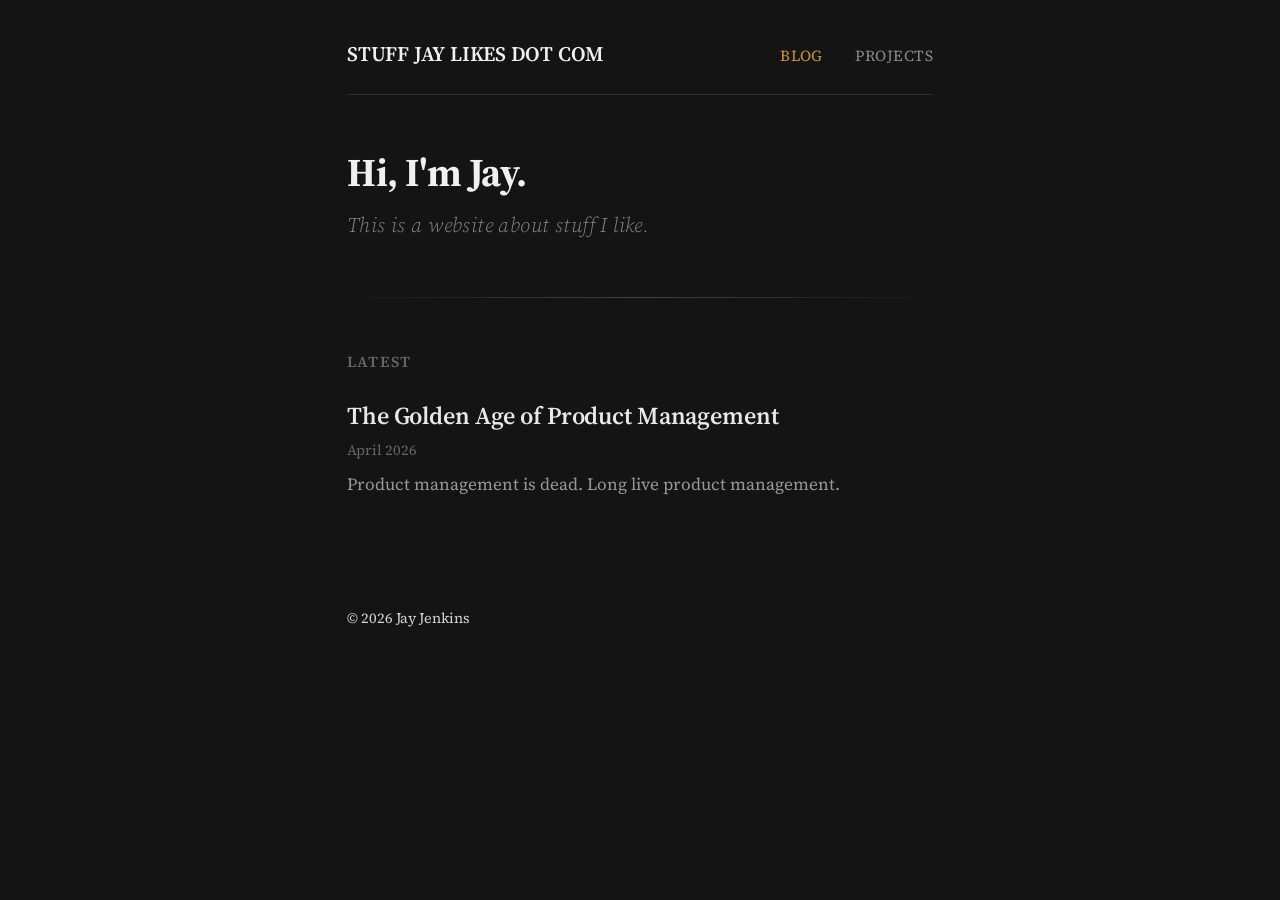
<file: index.html>
<!DOCTYPE html>
<html lang="en">
<head>
<meta charset="UTF-8">
<meta name="viewport" content="width=device-width, initial-scale=1.0">
<title>Stuff Jay Likes</title>
<meta name="description" content="The personal and professional site of Jay Jenkins. Writing about and building products and other things.">
<meta property="og:title" content="Stuff Jay Likes">
<meta property="og:description" content="The personal and professional site of Jay Jenkins.">
<meta property="og:type" content="website">
<link rel="preconnect" href="https://fonts.googleapis.com">
<link rel="preconnect" href="https://fonts.gstatic.com" crossorigin>
<link href="https://fonts.googleapis.com/css2?family=Source+Serif+4:ital,opsz,wght@0,8..60,300;0,8..60,400;0,8..60,600;0,8..60,700;1,8..60,400&display=swap" rel="stylesheet">
<link rel="stylesheet" href="css/style.css">
</head>
<body>

<header class="site-header">
  <nav>
    <a href="./" class="site-name">Stuff Jay Likes Dot Com</a>
    <a href="blog/" class="active">Blog</a>
    <a href="projects/">Projects</a>
  </nav>
</header>

<main class="content">

  <div class="hero">
    <h1>Hi, I'm Jay.</h1>
    <p class="tagline">This is a website about stuff I like.</p>
  </div>

  <hr>

  <h2 class="section-heading">Latest</h2>

  <ul class="post-list">
    <li>
      <a href="blog/the-golden-age-of-product-management.html">
        <div class="post-title">The Golden Age of Product Management</div>
        <div class="post-date">April 2026</div>
        <div class="post-excerpt">Product management is dead. Long live product management.</div>
      </a>
    </li>
  </ul>

</main>

<footer class="site-footer">
  <p>&copy; 2026 Jay Jenkins</p>
</footer>

</body>
</html>
</file>
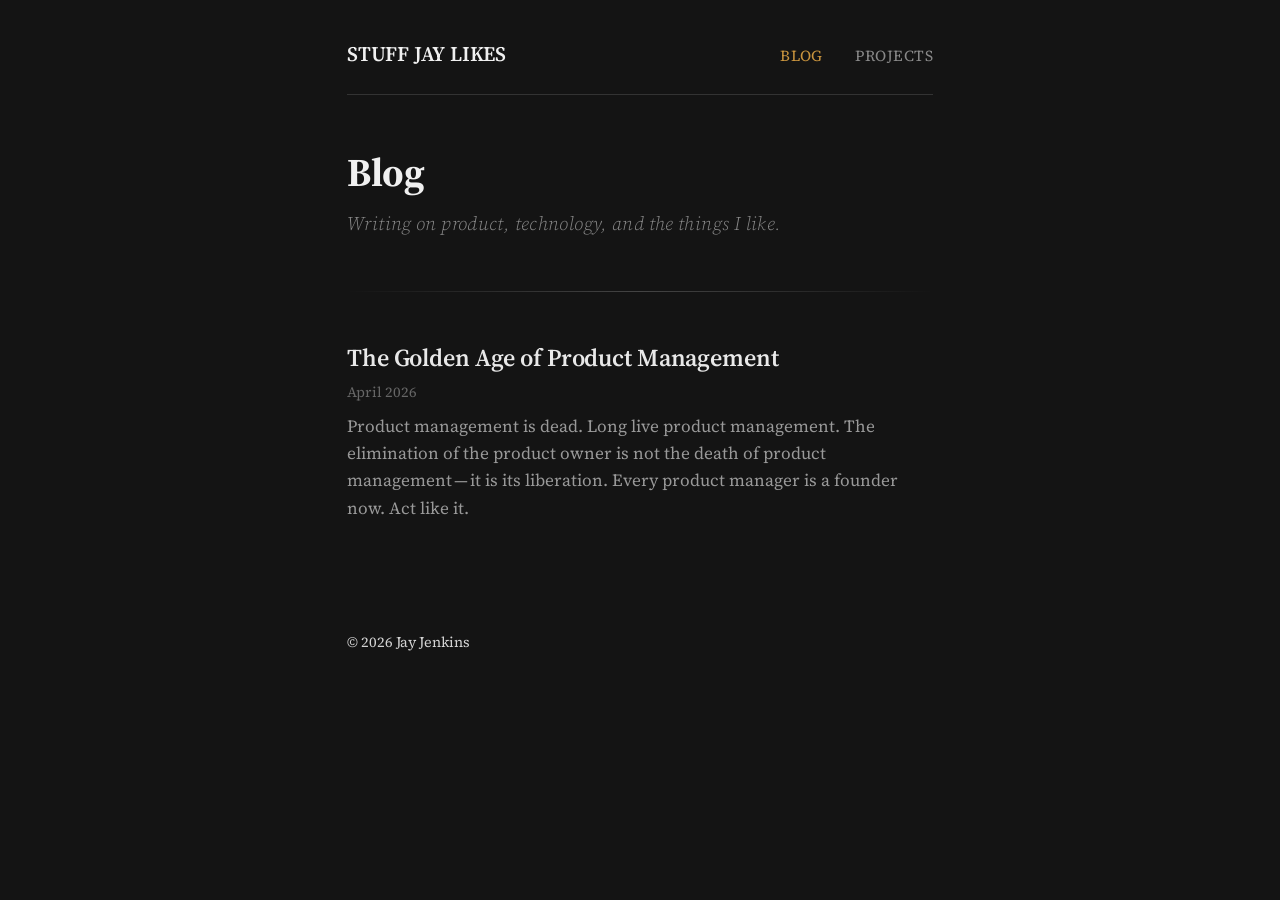
<file: blog/index.html>
<!DOCTYPE html>
<html lang="en">
<head>
<meta charset="UTF-8">
<meta name="viewport" content="width=device-width, initial-scale=1.0">
<title>Blog &mdash; Stuff Jay Likes</title>
<meta name="description" content="Writing about product, technology, and building things that matter.">
<meta property="og:title" content="Blog — Stuff Jay Likes">
<meta property="og:description" content="Writing about product, technology, and building things that matter.">
<meta property="og:type" content="website">
<link rel="preconnect" href="https://fonts.googleapis.com">
<link rel="preconnect" href="https://fonts.gstatic.com" crossorigin>
<link href="https://fonts.googleapis.com/css2?family=Source+Serif+4:ital,opsz,wght@0,8..60,300;0,8..60,400;0,8..60,600;0,8..60,700;1,8..60,400&display=swap" rel="stylesheet">
<link rel="stylesheet" href="../css/style.css">
</head>
<body>

<header class="site-header">
  <nav>
    <a href="../" class="site-name">Stuff Jay Likes</a>
    <a href="./" class="active">Blog</a>
    <a href="../projects/">Projects</a>
  </nav>
</header>

<main class="content">

  <h1 class="page-title">Blog</h1>
  <p class="page-subtitle">Writing on product, technology, and the things I like.</p>

  <hr>

  <ul class="post-list">
    <li>
      <a href="the-golden-age-of-product-management.html">
        <div class="post-title">The Golden Age of Product Management</div>
        <div class="post-date">April 2026</div>
        <div class="post-excerpt">Product management is dead. Long live product management. The elimination of the product owner is not the death of product management&thinsp;&mdash;&thinsp;it is its liberation. Every product manager is a founder now. Act like it.</div>
      </a>
    </li>
  </ul>

</main>

<footer class="site-footer">
  <p>&copy; 2026 Jay Jenkins</p>
</footer>

</body>
</html>
</file>
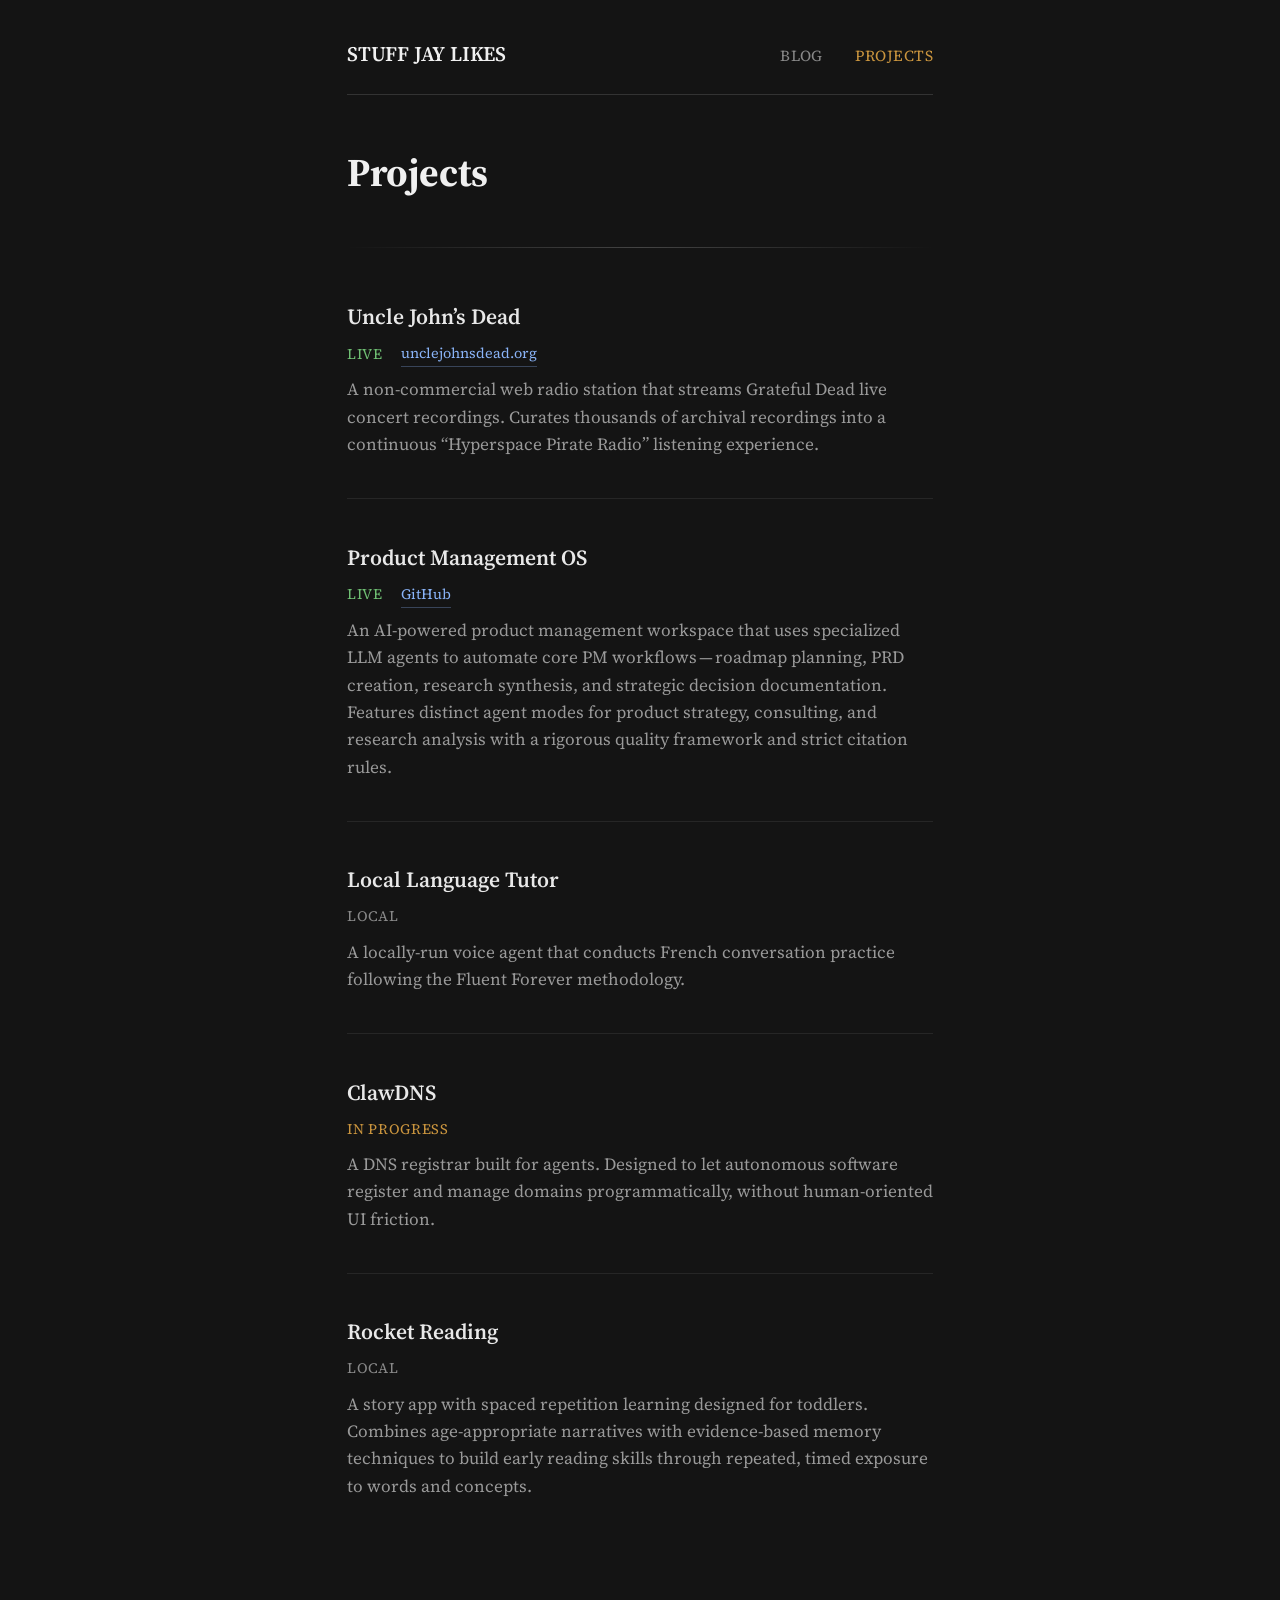
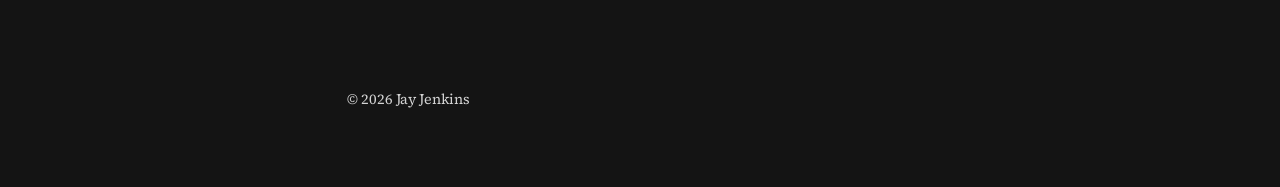
<file: projects/index.html>
<!DOCTYPE html>
<html lang="en">
<head>
<meta charset="UTF-8">
<meta name="viewport" content="width=device-width, initial-scale=1.0">
<title>Projects &mdash; Stuff Jay Likes</title>
<meta name="description" content="Things Jay has built, is building, or is thinking about building.">
<meta property="og:title" content="Projects — Stuff Jay Likes">
<meta property="og:description" content="Things Jay has built, is building, or is thinking about building.">
<meta property="og:type" content="website">
<link rel="preconnect" href="https://fonts.googleapis.com">
<link rel="preconnect" href="https://fonts.gstatic.com" crossorigin>
<link href="https://fonts.googleapis.com/css2?family=Source+Serif+4:ital,opsz,wght@0,8..60,300;0,8..60,400;0,8..60,600;0,8..60,700;1,8..60,400&display=swap" rel="stylesheet">
<link rel="stylesheet" href="../css/style.css">
</head>
<body>

<header class="site-header">
  <nav>
    <a href="../" class="site-name">Stuff Jay Likes</a>
    <a href="../blog/">Blog</a>
    <a href="./" class="active">Projects</a>
  </nav>
</header>

<main class="content">

  <h1 class="page-title">Projects</h1>
  <hr>

  <ul class="project-list">
    <li>
      <div class="project-name">Uncle John&rsquo;s Dead</div>
      <div class="project-meta">
        <span class="project-status live">Live</span>
        <a class="project-link" href="https://unclejohnsdead.org">unclejohnsdead.org</a>
      </div>
      <div class="project-desc">A non-commercial web radio station that streams Grateful Dead live concert recordings. Curates thousands of archival recordings into a continuous &ldquo;Hyperspace Pirate Radio&rdquo; listening experience. </div>
    </li>
    <li>
      <div class="project-name">Product Management OS</div>
      <div class="project-meta">
        <span class="project-status live">Live</span>
        <a class="project-link" href="https://github.com/jayhjenkins/ProductOSv0.2">GitHub</a>
      </div>
      <div class="project-desc">An AI-powered product management workspace that uses specialized LLM agents to automate core PM workflows&thinsp;&mdash;&thinsp;roadmap planning, PRD creation, research synthesis, and strategic decision documentation. Features distinct agent modes for product strategy, consulting, and research analysis with a rigorous quality framework and strict citation rules.</div>
    </li>
    <li>
      <div class="project-name">Local Language Tutor</div>
      <div class="project-meta">
        <span class="project-status local">Local</span>
      </div>
      <div class="project-desc">A locally-run voice agent that conducts French conversation practice following the Fluent Forever methodology.</div>
    </li>
    <li>
      <div class="project-name">ClawDNS</div>
      <div class="project-meta">
        <span class="project-status in-progress">In Progress</span>
      </div>
      <div class="project-desc">A DNS registrar built for agents. Designed to let autonomous software register and manage domains programmatically, without human-oriented UI friction.</div>
    </li>
    <li>
      <div class="project-name">Rocket Reading</div>
      <div class="project-meta">
        <span class="project-status local">Local</span>
      </div>
      <div class="project-desc">A story app with spaced repetition learning designed for toddlers. Combines age-appropriate narratives with evidence-based memory techniques to build early reading skills through repeated, timed exposure to words and concepts.</div>
    </li>
  </ul>

</main>

<footer class="site-footer">
  <p>&copy; 2026 Jay Jenkins</p>
</footer>

</body>
</html>
</file>
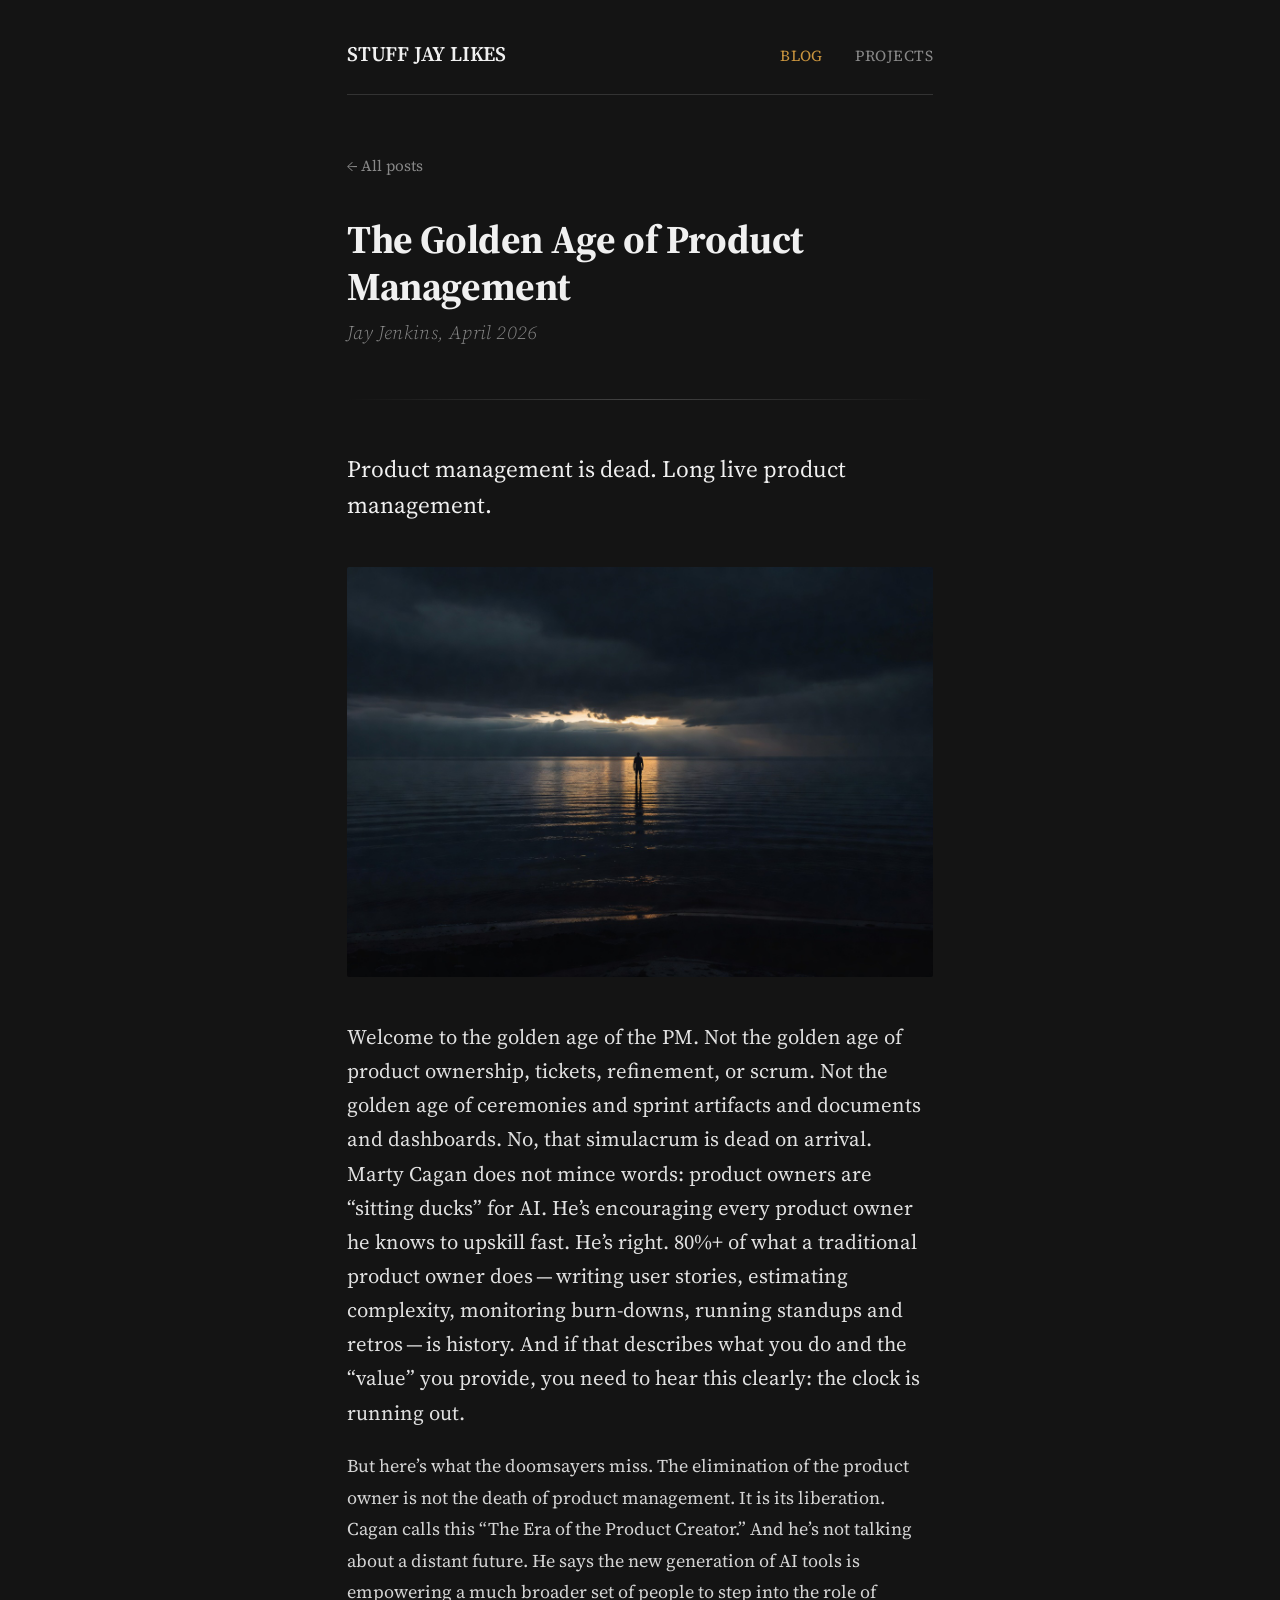
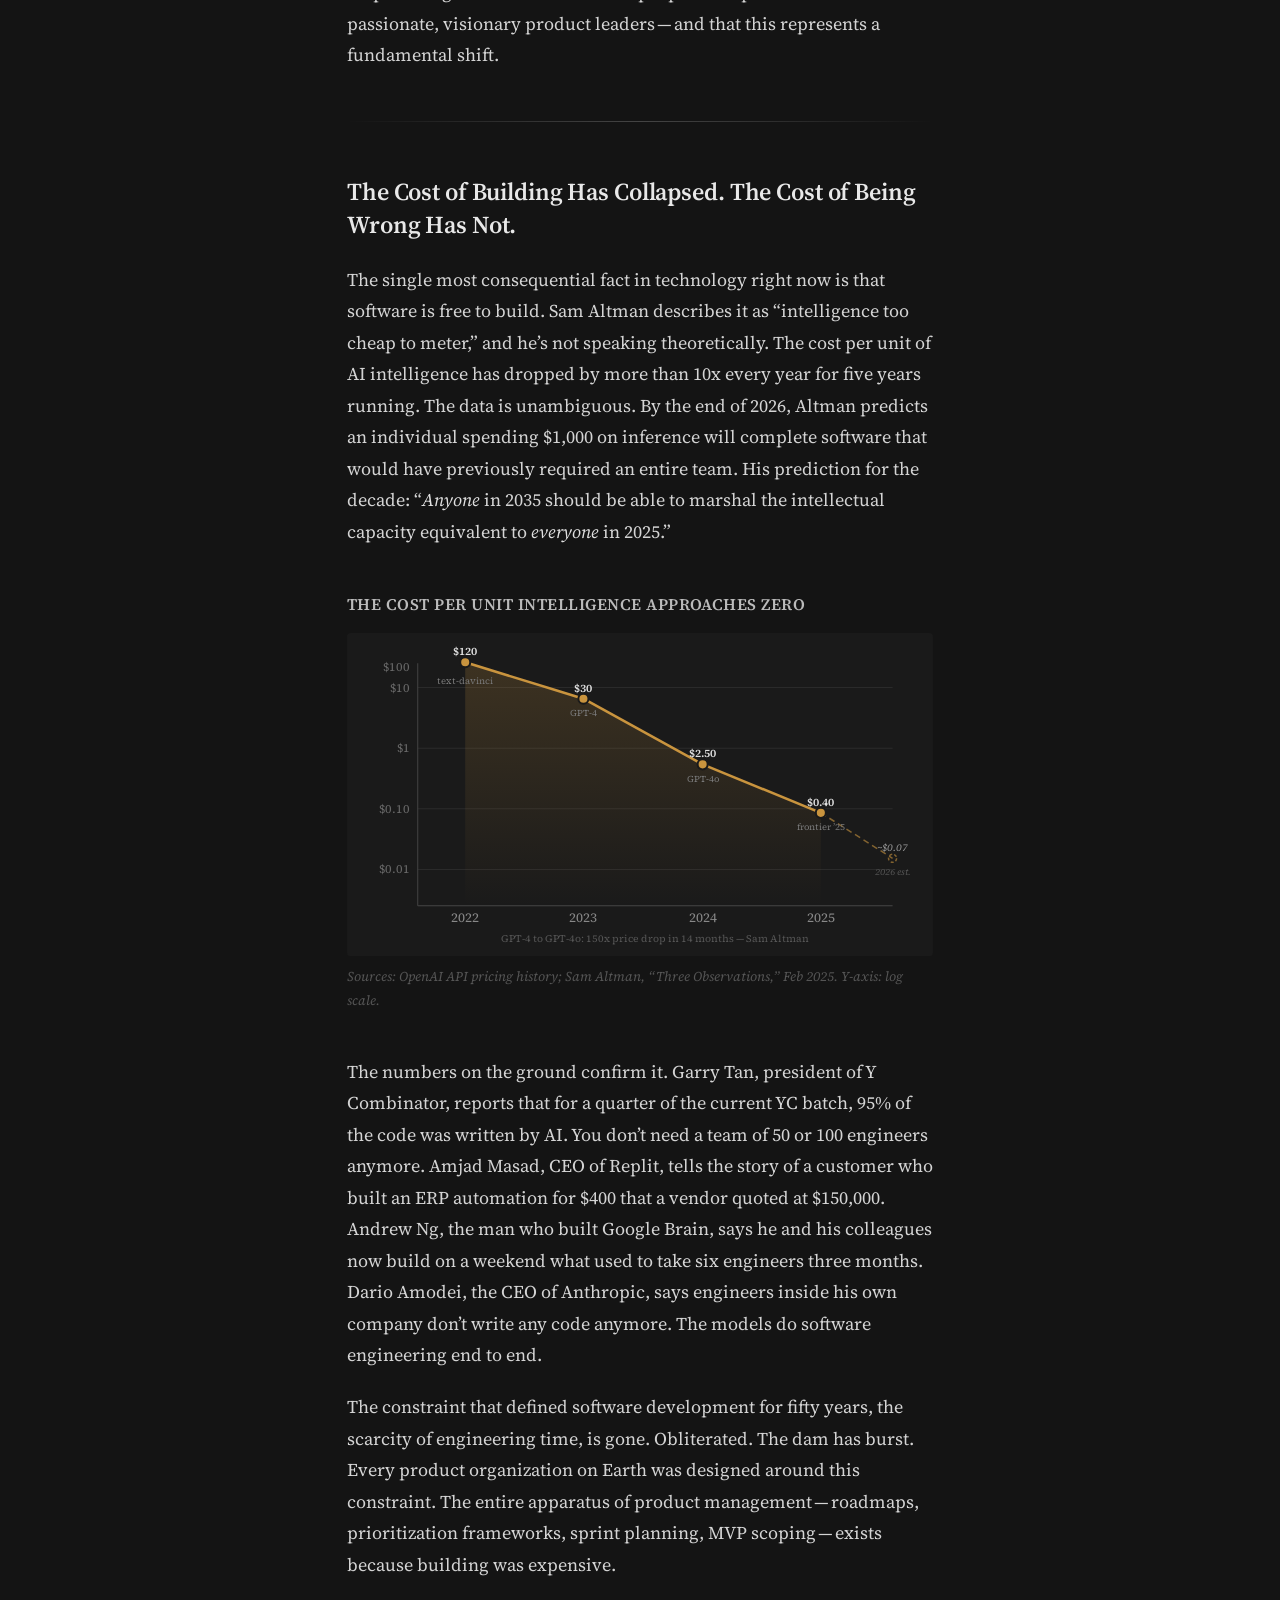
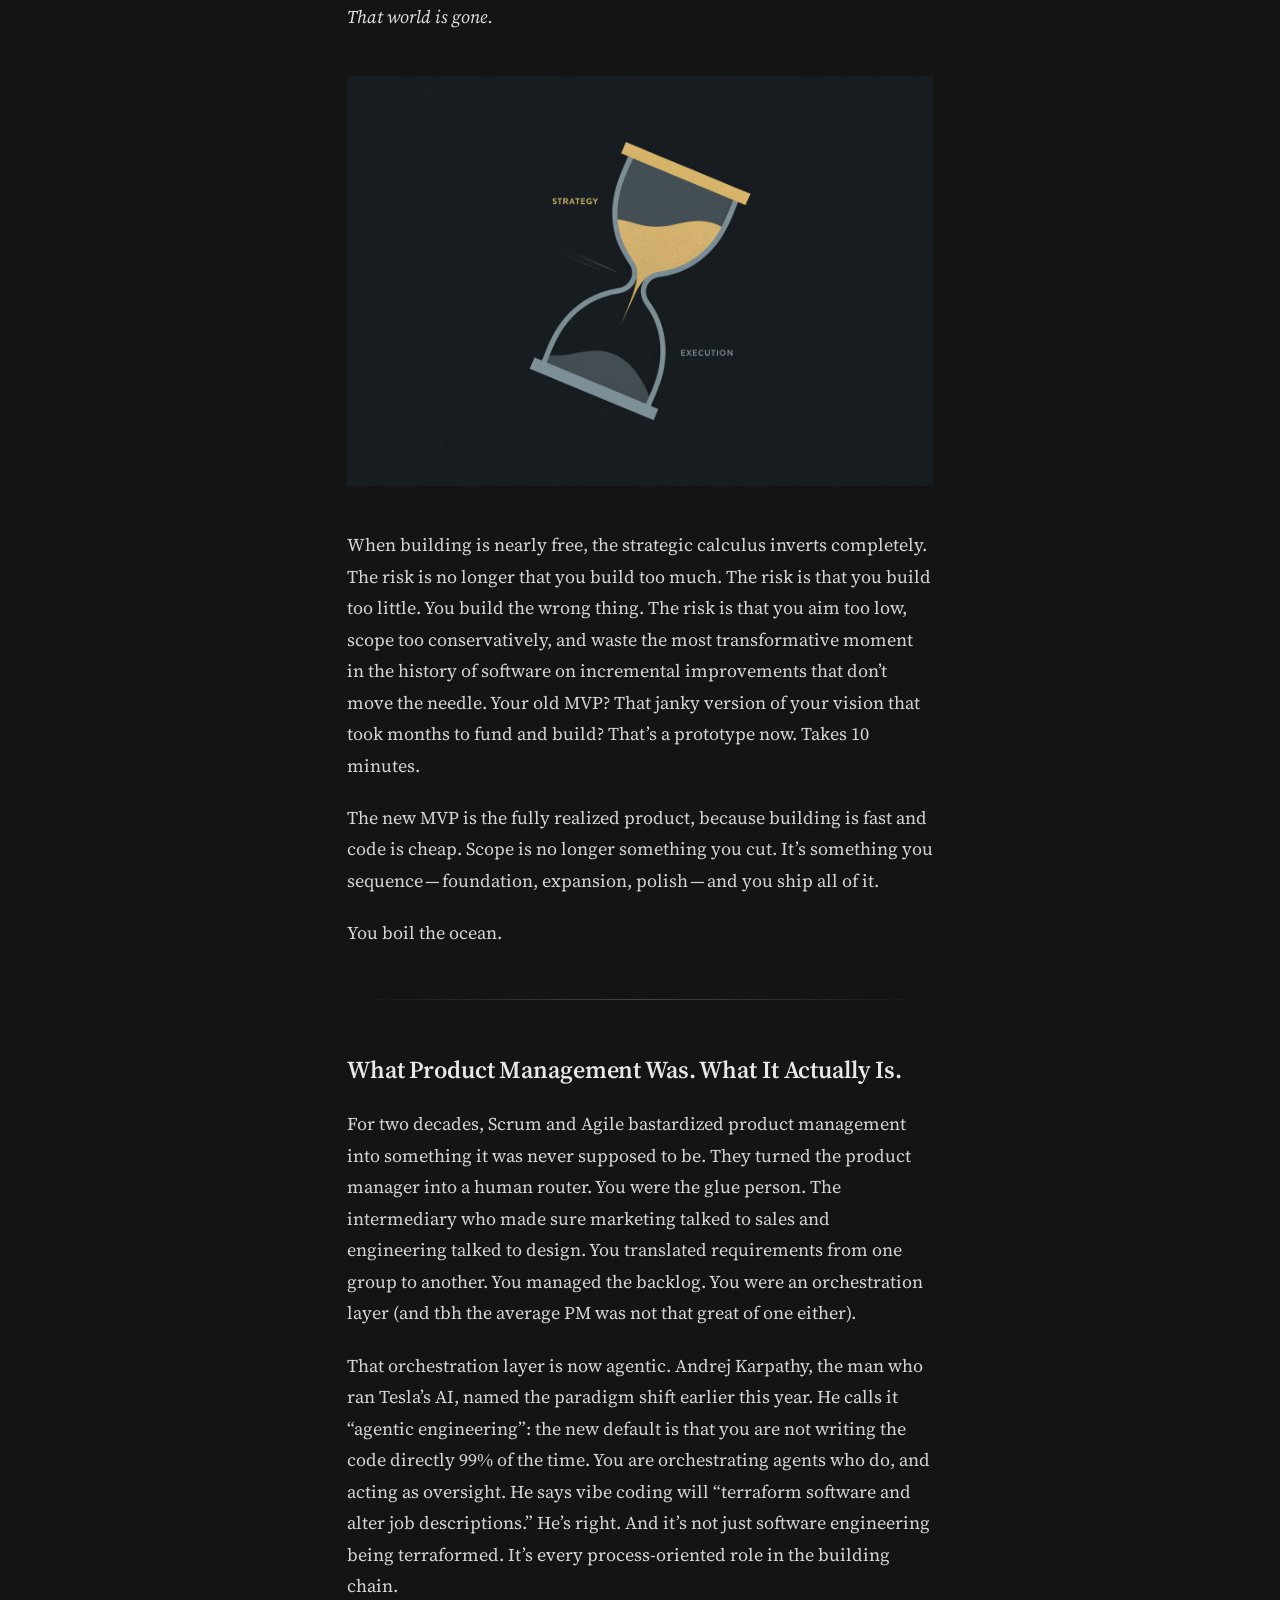
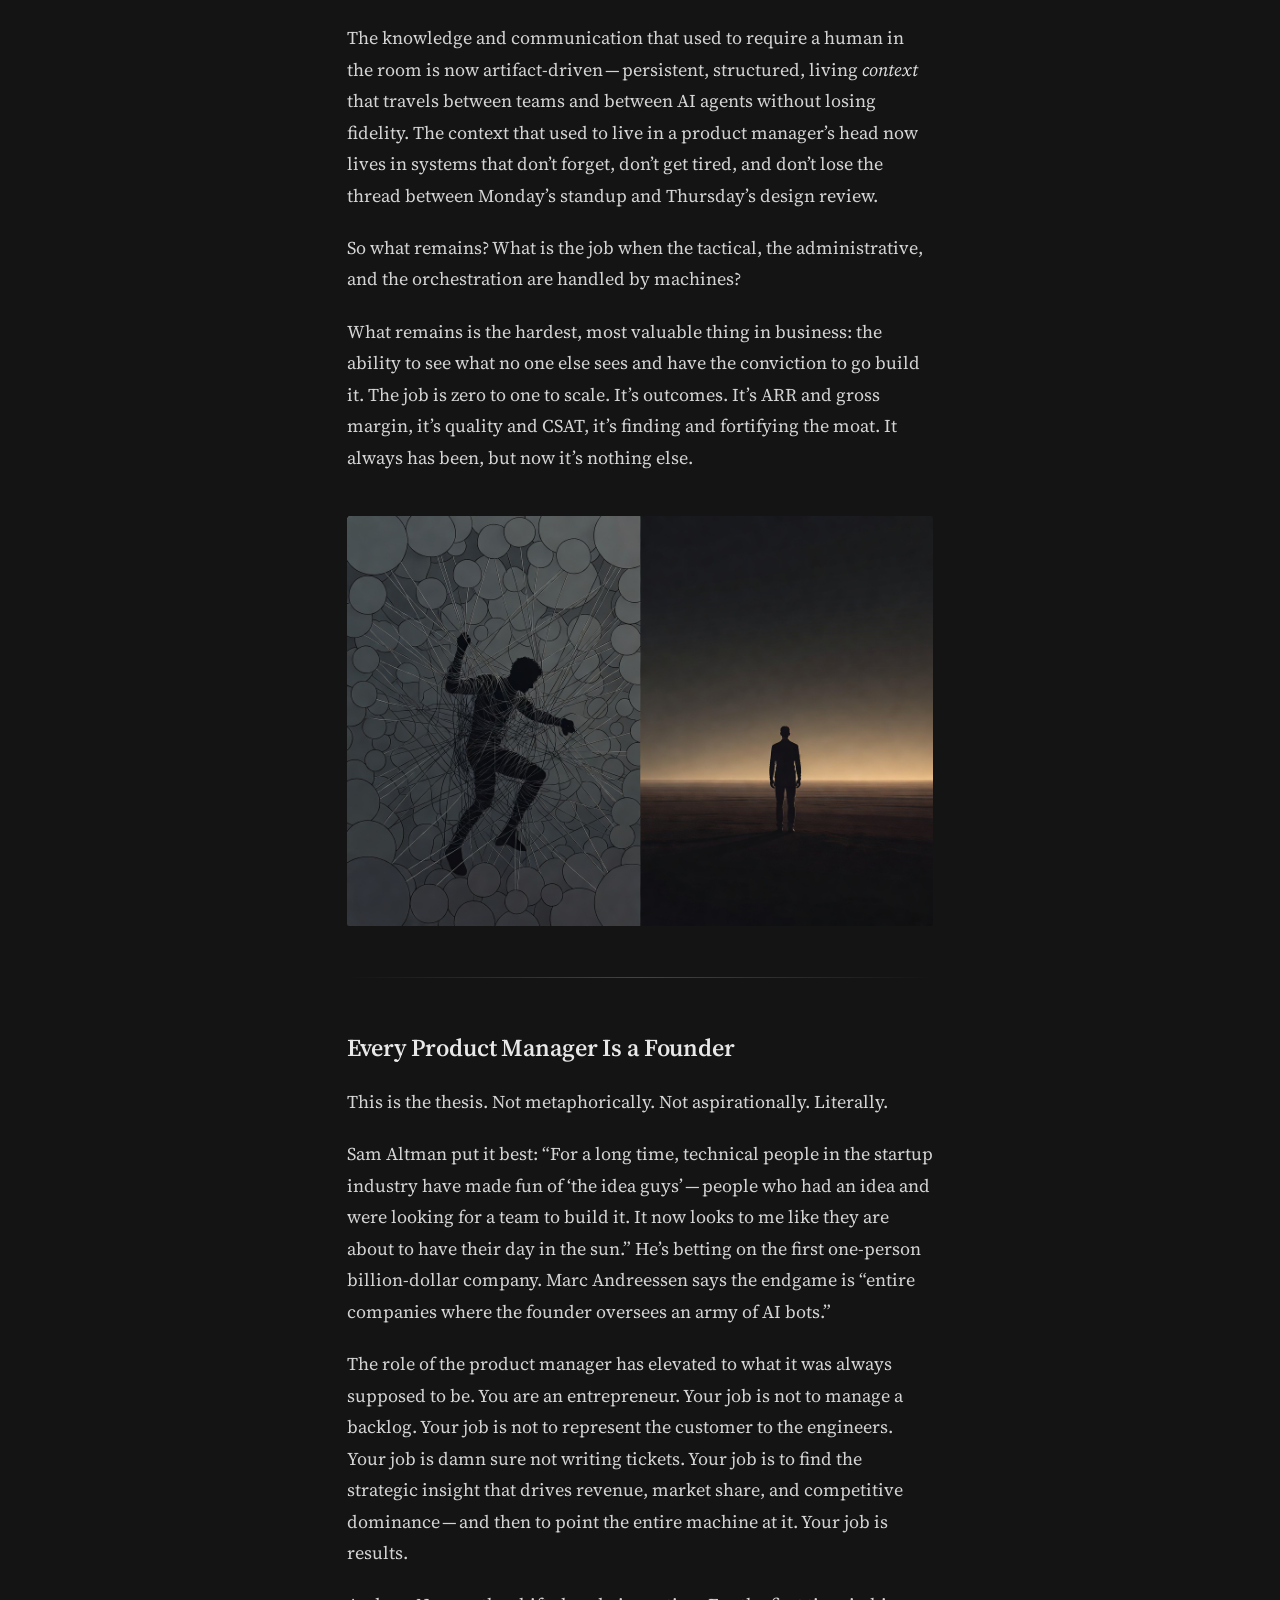
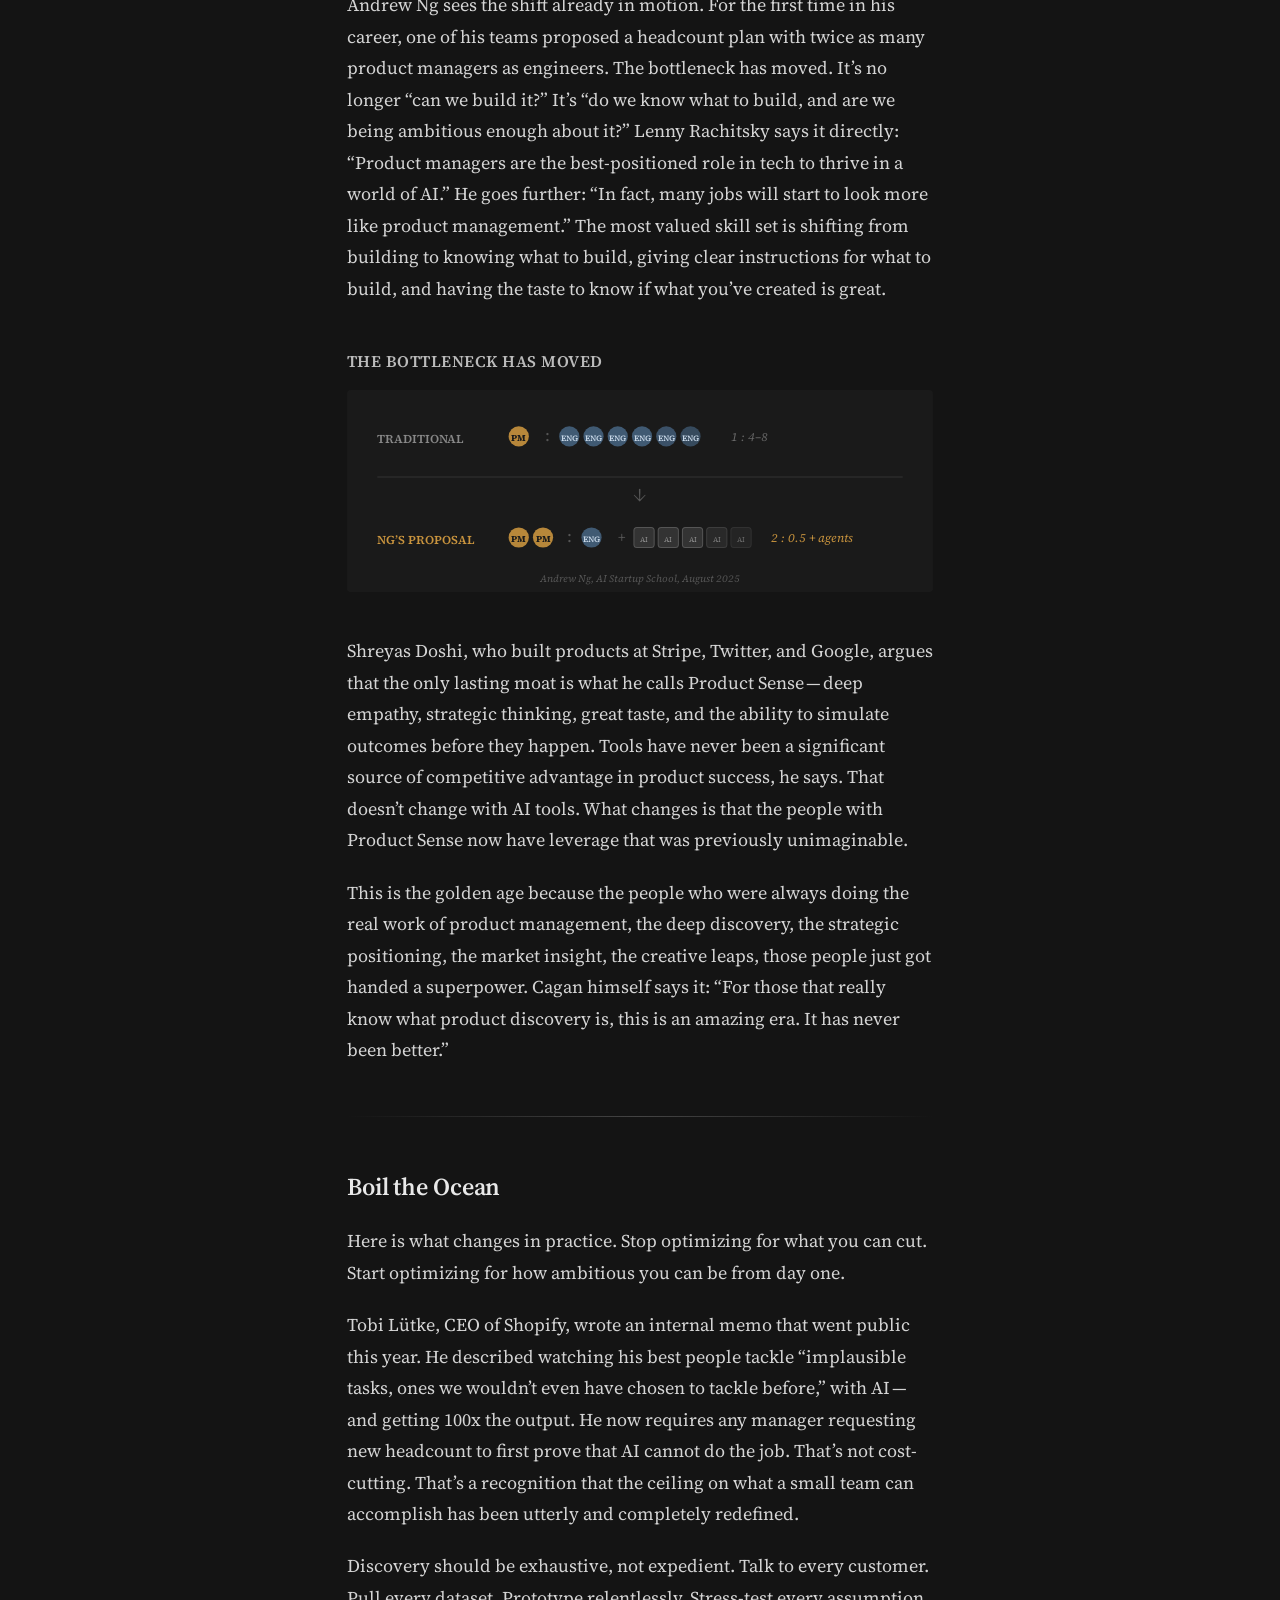
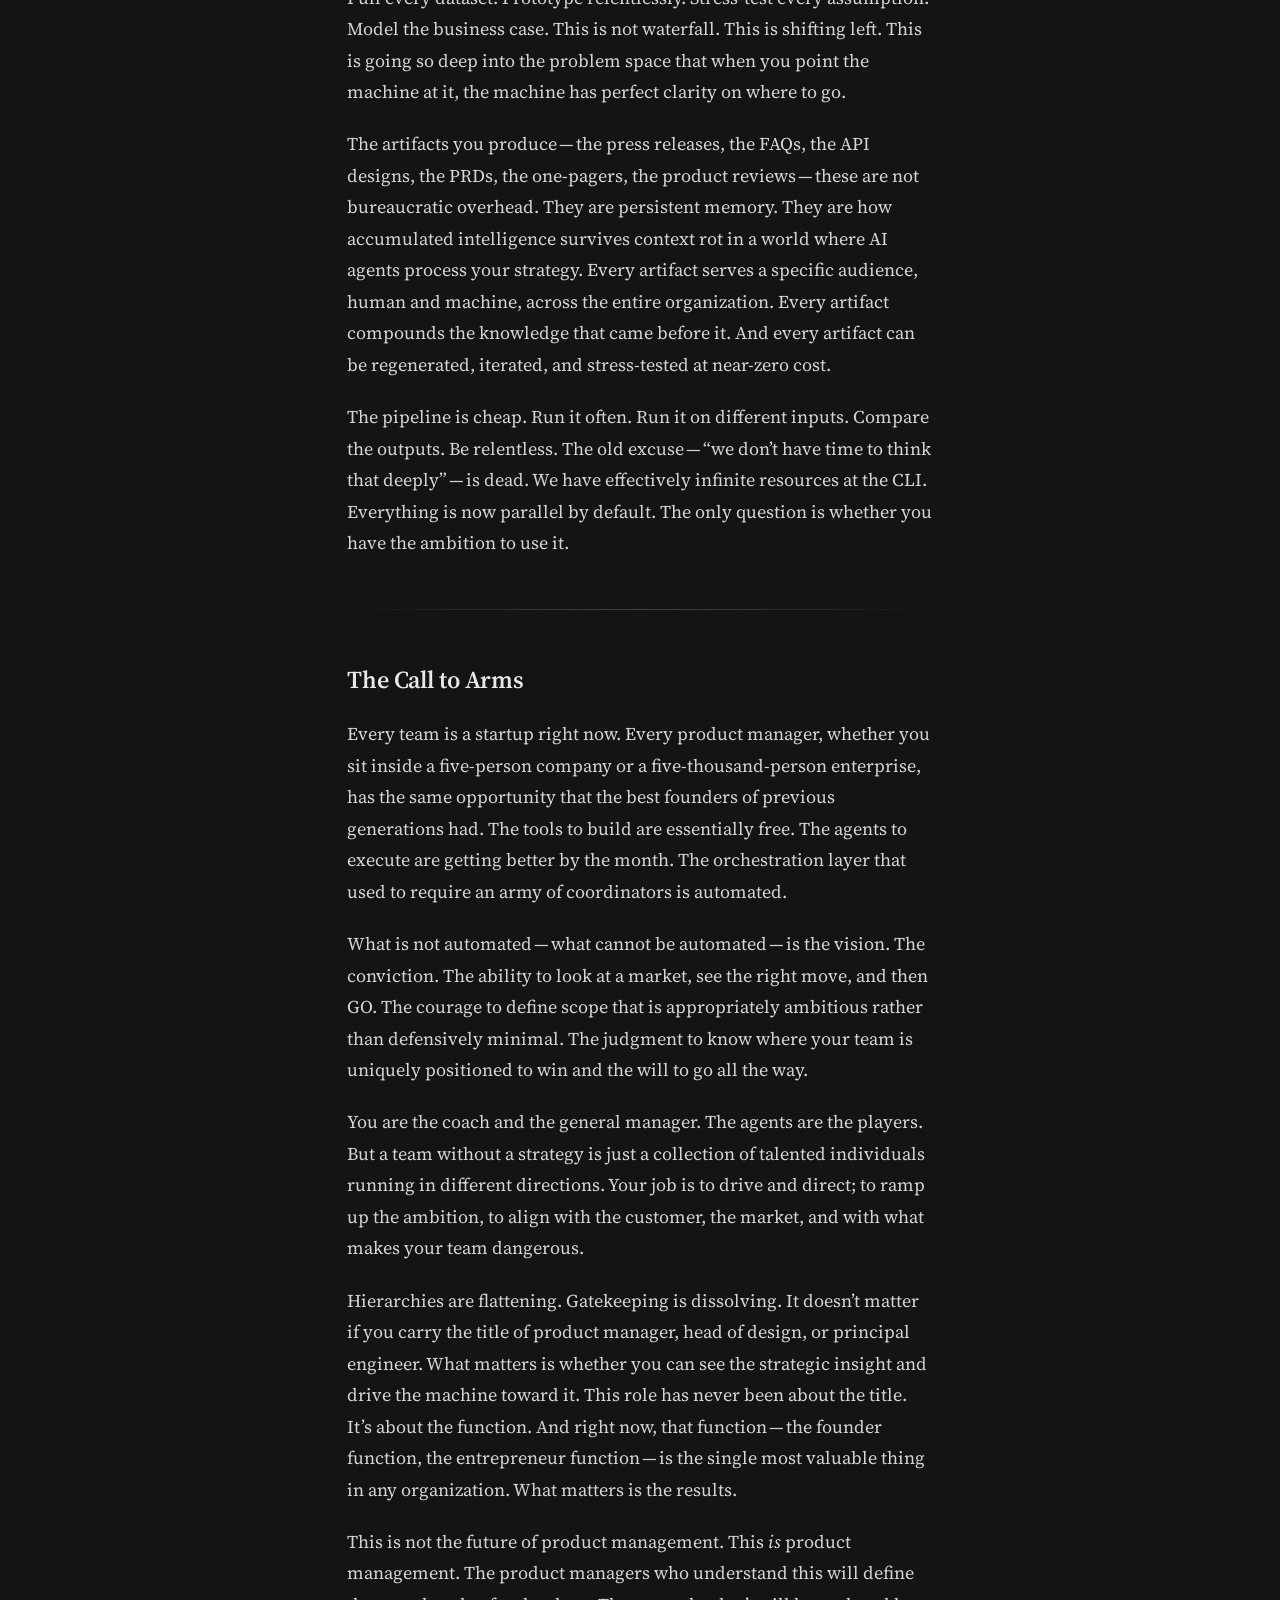
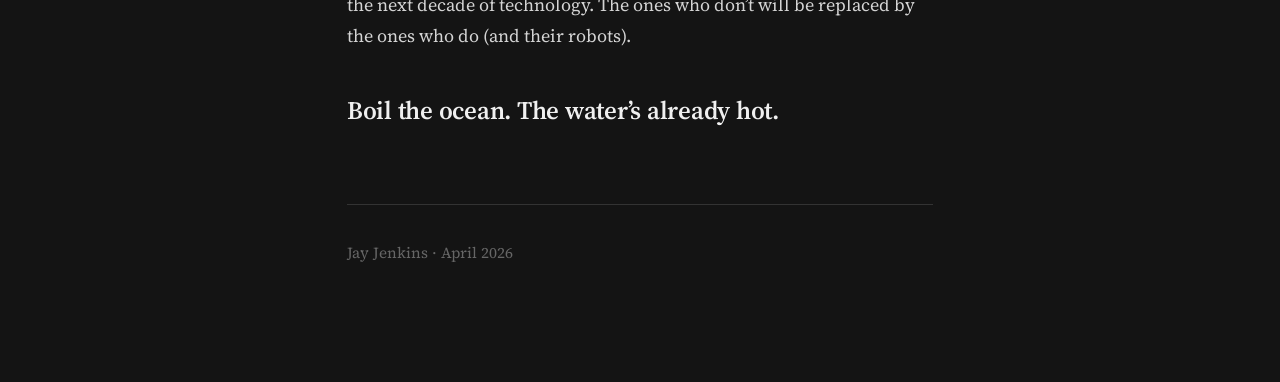
<file: blog/the-golden-age-of-product-management.html>
<!DOCTYPE html>
<html lang="en">
<head>
<meta charset="UTF-8">
<meta name="viewport" content="width=device-width, initial-scale=1.0">
<title>The Golden Age of Product Management</title>
<meta name="description" content="Every product manager is a founder now. Act like it.">
<meta property="og:title" content="The Golden Age of Product Management">
<meta property="og:description" content="Every product manager is a founder now. Act like it.">
<meta property="og:type" content="article">
<meta property="og:image" content="https://jayhjenkins.github.io/stuff-jay-likes-blog/images/hero.png">
<link rel="preconnect" href="https://fonts.googleapis.com">
<link rel="preconnect" href="https://fonts.gstatic.com" crossorigin>
<link href="https://fonts.googleapis.com/css2?family=Source+Serif+4:ital,opsz,wght@0,8..60,300;0,8..60,400;0,8..60,600;0,8..60,700;1,8..60,400&display=swap" rel="stylesheet">
<link rel="stylesheet" href="../css/style.css">
</head>
<body>

<header class="site-header">
  <nav>
    <a href="../" class="site-name">Stuff Jay Likes</a>
    <a href="./" class="active">Blog</a>
    <a href="../projects/">Projects</a>
  </nav>
</header>

<article>

<a href="./" class="back-link">&larr; All posts</a>

<h1>The Golden Age of Product Management</h1>
<div class="subtitle">Jay Jenkins, April 2026</div>

<hr>

<p class="lede-first">Product management is dead. Long live product management.</p>

<figure>
  <img src="../images/hero.png" alt="A solitary figure standing in a vast dark ocean at dawn, light breaking through heavy clouds on the horizon">
</figure>

<p class="lede">Welcome to the golden age of the PM. Not the golden age of product ownership, tickets, refinement, or scrum. Not the golden age of ceremonies and sprint artifacts and documents and dashboards. No, that simulacrum is dead on arrival. Marty Cagan does not mince words: product owners are &ldquo;sitting ducks&rdquo; for AI. He&rsquo;s encouraging every product owner he knows to upskill fast. He&rsquo;s right. 80%+ of what a traditional product owner does&thinsp;&mdash;&thinsp;writing user stories, estimating complexity, monitoring burn-downs, running standups and retros&thinsp;&mdash;&thinsp;is history. And if that describes what you do and the &ldquo;value&rdquo; you provide, you need to hear this clearly: the clock is running out.</p>

<p>But here&rsquo;s what the doomsayers miss. The elimination of the product owner is not the death of product management. It is its liberation. Cagan calls this &ldquo;The Era of the Product Creator.&rdquo; And he&rsquo;s not talking about a distant future. He says the new generation of AI tools is empowering a much broader set of people to step into the role of passionate, visionary product leaders&thinsp;&mdash;&thinsp;and that this represents a fundamental shift.</p>

<hr>

<h2>The Cost of Building Has Collapsed. The Cost of Being Wrong Has Not.</h2>

<p>The single most consequential fact in technology right now is that software is free to build. Sam Altman describes it as &ldquo;intelligence too cheap to meter,&rdquo; and he&rsquo;s not speaking theoretically. The cost per unit of AI intelligence has dropped by more than 10x every year for five years running. The data is unambiguous. By the end of 2026, Altman predicts an individual spending $1,000 on inference will complete software that would have previously required an entire team. His prediction for the decade: &ldquo;<em>Anyone</em> in 2035 should be able to marshal the intellectual capacity equivalent to <em>everyone</em> in 2025.&rdquo;</p>

<!-- Chart: Cost per unit of intelligence -->
<div class="chart-container">
  <div class="chart-title">The Cost Per Unit Intelligence Approaches Zero</div>
  <svg viewBox="0 0 580 320" xmlns="http://www.w3.org/2000/svg">
    <!-- Background -->
    <rect width="580" height="320" fill="#1a1a1a" rx="4"/>

    <!-- Grid area: left=70, right=540, top=30, bottom=270 -->
    <!-- Horizontal gridlines (log scale: $100, $10, $1, $0.10) -->
    <line x1="70" y1="54" x2="540" y2="54" stroke="#2a2a2a" stroke-width="1"/>
    <line x1="70" y1="114" x2="540" y2="114" stroke="#2a2a2a" stroke-width="1"/>
    <line x1="70" y1="174" x2="540" y2="174" stroke="#2a2a2a" stroke-width="1"/>
    <line x1="70" y1="234" x2="540" y2="234" stroke="#2a2a2a" stroke-width="1"/>

    <!-- Y-axis labels -->
    <text x="62" y="38" fill="#666" font-family="'Source Serif 4', Georgia, serif" font-size="12" text-anchor="end">$100</text>
    <text x="62" y="58" fill="#666" font-family="'Source Serif 4', Georgia, serif" font-size="12" text-anchor="end">$10</text>
    <text x="62" y="118" fill="#666" font-family="'Source Serif 4', Georgia, serif" font-size="12" text-anchor="end">$1</text>
    <text x="62" y="178" fill="#666" font-family="'Source Serif 4', Georgia, serif" font-size="12" text-anchor="end">$0.10</text>
    <text x="62" y="238" fill="#666" font-family="'Source Serif 4', Georgia, serif" font-size="12" text-anchor="end">$0.01</text>

    <!-- X-axis labels -->
    <text x="117" y="286" fill="#888" font-family="'Source Serif 4', Georgia, serif" font-size="13" text-anchor="middle">2022</text>
    <text x="234" y="286" fill="#888" font-family="'Source Serif 4', Georgia, serif" font-size="13" text-anchor="middle">2023</text>
    <text x="352" y="286" fill="#888" font-family="'Source Serif 4', Georgia, serif" font-size="13" text-anchor="middle">2024</text>
    <text x="469" y="286" fill="#888" font-family="'Source Serif 4', Georgia, serif" font-size="13" text-anchor="middle">2025</text>

    <!--
      Log scale mapping (Y pixels):
      Plot area: y=30 (top, $1000) to y=270 (bottom, $0.001)
      Each decade = 60px
      $100  = 30 + 60*1 = 54   (one decade below $1000)
      Actually let me recalculate properly.

      Range: $100 at top (y=34) to $0.01 at bottom (y=274)
      That's 4 decades over 240px = 60px per decade
      y = 34 + (log10(100) - log10(value)) * 60
      y = 34 + (2 - log10(value)) * 60

      $120: log10(120)=2.079, y = 34 + (2-2.079)*60 = 34 - 4.7 = 29
      $30:  log10(30)=1.477,  y = 34 + (2-1.477)*60 = 34 + 31.4 = 65
      $2.50: log10(2.5)=0.398, y = 34 + (2-0.398)*60 = 34 + 96.1 = 130
      $0.40: log10(0.4)=-0.398, y = 34 + (2+0.398)*60 = 34 + 143.9 = 178
      $0.07: log10(0.07)=-1.155, y = 34 + (2+1.155)*60 = 34 + 189.3 = 223

      Data points (x positions evenly spaced):
      2022: x=117, y=29  ($120)
      2023: x=234, y=65  ($30)
      2024: x=352, y=130 ($2.50)
      2025: x=469, y=178 ($0.40)
      Projected 2026: x=540, y=223 ($0.07) (edge of chart, partial year)
    -->

    <!-- Shaded area under curve -->
    <path d="M117,29 L234,65 L352,130 L469,178 L469,270 L352,270 L234,270 L117,270 Z"
          fill="url(#areaGradient)" opacity="0.4"/>

    <defs>
      <linearGradient id="areaGradient" x1="0" y1="0" x2="0" y2="1">
        <stop offset="0%" stop-color="#c9943e" stop-opacity="0.5"/>
        <stop offset="100%" stop-color="#c9943e" stop-opacity="0"/>
      </linearGradient>
    </defs>

    <!-- Line connecting data points -->
    <polyline points="117,29 234,65 352,130 469,178"
              fill="none" stroke="#c9943e" stroke-width="2.5" stroke-linecap="round" stroke-linejoin="round"/>

    <!-- Projected dashed line to 2026 -->
    <line x1="469" y1="178" x2="540" y2="223"
          stroke="#c9943e" stroke-width="1.5" stroke-dasharray="6,4" opacity="0.6"/>

    <!-- Data points -->
    <circle cx="117" cy="29" r="5" fill="#c9943e" stroke="#1a1a1a" stroke-width="2"/>
    <circle cx="234" cy="65" r="5" fill="#c9943e" stroke="#1a1a1a" stroke-width="2"/>
    <circle cx="352" cy="130" r="5" fill="#c9943e" stroke="#1a1a1a" stroke-width="2"/>
    <circle cx="469" cy="178" r="5" fill="#c9943e" stroke="#1a1a1a" stroke-width="2"/>

    <!-- Projected point -->
    <circle cx="540" cy="223" r="4" fill="none" stroke="#c9943e" stroke-width="1.5" stroke-dasharray="3,2" opacity="0.6"/>

    <!-- Data labels -->
    <text x="117" y="22" fill="#e0e0e0" font-family="'Source Serif 4', Georgia, serif" font-size="11" text-anchor="middle" font-weight="600">$120</text>
    <text x="234" y="58" fill="#e0e0e0" font-family="'Source Serif 4', Georgia, serif" font-size="11" text-anchor="middle" font-weight="600">$30</text>
    <text x="352" y="123" fill="#e0e0e0" font-family="'Source Serif 4', Georgia, serif" font-size="11" text-anchor="middle" font-weight="600">$2.50</text>
    <text x="469" y="171" fill="#e0e0e0" font-family="'Source Serif 4', Georgia, serif" font-size="11" text-anchor="middle" font-weight="600">$0.40</text>
    <text x="540" y="216" fill="#999" font-family="'Source Serif 4', Georgia, serif" font-size="10" text-anchor="middle" font-style="italic">~$0.07</text>

    <!-- Annotation labels on data points -->
    <text x="117" y="50" fill="#777" font-family="'Source Serif 4', Georgia, serif" font-size="9" text-anchor="middle">text-davinci</text>
    <text x="234" y="82" fill="#777" font-family="'Source Serif 4', Georgia, serif" font-size="9" text-anchor="middle">GPT-4</text>
    <text x="352" y="147" fill="#777" font-family="'Source Serif 4', Georgia, serif" font-size="9" text-anchor="middle">GPT-4o</text>
    <text x="469" y="195" fill="#777" font-family="'Source Serif 4', Georgia, serif" font-size="9" text-anchor="middle">frontier &rsquo;25</text>
    <text x="540" y="240" fill="#555" font-family="'Source Serif 4', Georgia, serif" font-size="9" text-anchor="middle" font-style="italic">2026 est.</text>

    <!-- 150x annotation -->
    <text x="305" y="306" fill="#555" font-family="'Source Serif 4', Georgia, serif" font-size="10" text-anchor="middle">GPT-4 to GPT-4o: 150x price drop in 14 months &mdash; Sam Altman</text>

    <!-- Axes -->
    <line x1="70" y1="270" x2="540" y2="270" stroke="#444" stroke-width="1"/>
    <line x1="70" y1="30" x2="70" y2="270" stroke="#444" stroke-width="1"/>
  </svg>
  <div class="chart-source">Sources: OpenAI API pricing history; Sam Altman, &ldquo;Three Observations,&rdquo; Feb 2025. Y-axis: log scale.</div>
</div>

<p>The numbers on the ground confirm it. Garry Tan, president of Y Combinator, reports that for a quarter of the current YC batch, 95% of the code was written by AI. You don&rsquo;t need a team of 50 or 100 engineers anymore. Amjad Masad, CEO of Replit, tells the story of a customer who built an ERP automation for $400 that a vendor quoted at $150,000. Andrew Ng, the man who built Google Brain, says he and his colleagues now build on a weekend what used to take six engineers three months. Dario Amodei, the CEO of Anthropic, says engineers inside his own company don&rsquo;t write any code anymore. The models do software engineering end to end.</p>

<p>The constraint that defined software development for fifty years, the scarcity of engineering time, is gone. Obliterated. The dam has burst. Every product organization on Earth was designed around this constraint. The entire apparatus of product management&thinsp;&mdash;&thinsp;roadmaps, prioritization frameworks, sprint planning, MVP scoping&thinsp;&mdash;&thinsp;exists because building was expensive.</p>

<p><em>That world is gone.</em></p>

<!-- Inversion image: strategy/execution hourglass -->
<figure>
  <img src="../images/inversion.png" alt="An hourglass tipped on its side, labeled Strategy at the top and Execution at the bottom, with golden sand flowing from strategy into execution">
</figure>

<p>When building is nearly free, the strategic calculus inverts completely. The risk is no longer that you build too much. The risk is that you build too little. You build the wrong thing. The risk is that you aim too low, scope too conservatively, and waste the most transformative moment in the history of software on incremental improvements that don&rsquo;t move the needle. Your old MVP? That janky version of your vision that took months to fund and build? That&rsquo;s a prototype now. Takes 10 minutes.</p>

<p>The new MVP is the fully realized product, because building is fast and code is cheap. Scope is no longer something you cut. It&rsquo;s something you sequence&thinsp;&mdash;&thinsp;foundation, expansion, polish&thinsp;&mdash;&thinsp;and you ship all of it.</p>

<p>You boil the ocean.</p>

<hr>

<h2>What Product Management Was. What It Actually Is.</h2>

<p>For two decades, Scrum and Agile bastardized product management into something it was never supposed to be. They turned the product manager into a human router. You were the glue person. The intermediary who made sure marketing talked to sales and engineering talked to design. You translated requirements from one group to another. You managed the backlog. You were an orchestration layer (and tbh the average PM was not that great of one either).</p>

<p>That orchestration layer is now agentic. Andrej Karpathy, the man who ran Tesla&rsquo;s AI, named the paradigm shift earlier this year. He calls it &ldquo;agentic engineering&rdquo;: the new default is that you are not writing the code directly 99% of the time. You are orchestrating agents who do, and acting as oversight. He says vibe coding will &ldquo;terraform software and alter job descriptions.&rdquo; He&rsquo;s right. And it&rsquo;s not just software engineering being terraformed. It&rsquo;s every process-oriented role in the building chain.</p>

<p>The knowledge and communication that used to require a human in the room is now artifact-driven&thinsp;&mdash;&thinsp;persistent, structured, living <em>context</em> that travels between teams and between AI agents without losing fidelity. The context that used to live in a product manager&rsquo;s head now lives in systems that don&rsquo;t forget, don&rsquo;t get tired, and don&rsquo;t lose the thread between Monday&rsquo;s standup and Thursday&rsquo;s design review.</p>

<p>So what remains? What is the job when the tactical, the administrative, and the orchestration are handled by machines?</p>

<p>What remains is the hardest, most valuable thing in business: the ability to see what no one else sees and have the conviction to go build it. The job is zero to one to scale. It&rsquo;s outcomes. It&rsquo;s ARR and gross margin, it&rsquo;s quality and CSAT, it&rsquo;s finding and fortifying the moat. It always has been, but now it&rsquo;s nothing else.</p>

<!-- Router-to-founder transition image -->
<figure>
  <img src="../images/router.png" alt="Split image: on the left, a figure tangled in strings connecting dozens of overlapping circles; on the right, the same figure standing alone on an open plain facing a vast horizon">
</figure>

<hr>

<h2>Every Product Manager Is a Founder</h2>

<p>This is the thesis. Not metaphorically. Not aspirationally. Literally.</p>

<p>Sam Altman put it best: &ldquo;For a long time, technical people in the startup industry have made fun of &lsquo;the idea guys&rsquo;&thinsp;&mdash;&thinsp;people who had an idea and were looking for a team to build it. It now looks to me like they are about to have their day in the sun.&rdquo; He&rsquo;s betting on the first one-person billion-dollar company. Marc Andreessen says the endgame is &ldquo;entire companies where the founder oversees an army of AI bots.&rdquo;</p>

<p>The role of the product manager has elevated to what it was always supposed to be. You are an entrepreneur. Your job is not to manage a backlog. Your job is not to represent the customer to the engineers. Your job is damn sure not writing tickets. Your job is to find the strategic insight that drives revenue, market share, and competitive dominance&thinsp;&mdash;&thinsp;and then to point the entire machine at it. Your job is results.</p>

<p>Andrew Ng sees the shift already in motion. For the first time in his career, one of his teams proposed a headcount plan with twice as many product managers as engineers. The bottleneck has moved. It&rsquo;s no longer &ldquo;can we build it?&rdquo; It&rsquo;s &ldquo;do we know what to build, and are we being ambitious enough about it?&rdquo; Lenny Rachitsky says it directly: &ldquo;Product managers are the best-positioned role in tech to thrive in a world of AI.&rdquo; He goes further: &ldquo;In fact, many jobs will start to look more like product management.&rdquo; The most valued skill set is shifting from building to knowing what to build, giving clear instructions for what to build, and having the taste to know if what you&rsquo;ve created is great.</p>

<!-- Chart: PM-to-Engineer Ratio -->
<div class="chart-container">
  <div class="chart-title">The bottleneck has moved</div>
  <svg viewBox="0 0 580 200" xmlns="http://www.w3.org/2000/svg">
    <rect width="580" height="200" fill="#1a1a1a" rx="4"/>

    <!-- Traditional ratio: 1 PM to 4-8 Engineers -->
    <text x="30" y="52" fill="#888" font-family="'Source Serif 4', Georgia, serif" font-size="12" font-weight="600">TRADITIONAL</text>

    <!-- PM icon -->
    <circle cx="170" cy="46" r="10" fill="#c9943e" opacity="0.9"/>
    <text x="170" y="50" fill="#1a1a1a" font-family="'Source Serif 4', Georgia, serif" font-size="9" text-anchor="middle" font-weight="700">PM</text>

    <text x="196" y="50" fill="#555" font-family="'Source Serif 4', Georgia, serif" font-size="16">:</text>

    <!-- Engineer icons (6) -->
    <circle cx="220" cy="46" r="10" fill="#4a6a8a" opacity="0.8"/>
    <circle cx="244" cy="46" r="10" fill="#4a6a8a" opacity="0.8"/>
    <circle cx="268" cy="46" r="10" fill="#4a6a8a" opacity="0.8"/>
    <circle cx="292" cy="46" r="10" fill="#4a6a8a" opacity="0.8"/>
    <circle cx="316" cy="46" r="10" fill="#4a6a8a" opacity="0.7"/>
    <circle cx="340" cy="46" r="10" fill="#4a6a8a" opacity="0.6"/>

    <text x="220" y="50" fill="#c8d8e8" font-family="'Source Serif 4', Georgia, serif" font-size="8" text-anchor="middle" font-weight="600">ENG</text>
    <text x="244" y="50" fill="#c8d8e8" font-family="'Source Serif 4', Georgia, serif" font-size="8" text-anchor="middle" font-weight="600">ENG</text>
    <text x="268" y="50" fill="#c8d8e8" font-family="'Source Serif 4', Georgia, serif" font-size="8" text-anchor="middle" font-weight="600">ENG</text>
    <text x="292" y="50" fill="#c8d8e8" font-family="'Source Serif 4', Georgia, serif" font-size="8" text-anchor="middle" font-weight="600">ENG</text>
    <text x="316" y="50" fill="#c8d8e8" font-family="'Source Serif 4', Georgia, serif" font-size="8" text-anchor="middle" font-weight="600">ENG</text>
    <text x="340" y="50" fill="#c8d8e8" font-family="'Source Serif 4', Georgia, serif" font-size="8" text-anchor="middle" font-weight="600">ENG</text>

    <text x="380" y="50" fill="#666" font-family="'Source Serif 4', Georgia, serif" font-size="12" font-style="italic">1 : 4&ndash;8</text>

    <!-- Divider -->
    <line x1="30" y1="86" x2="550" y2="86" stroke="#333" stroke-width="1"/>

    <!-- Arrow -->
    <text x="290" y="110" fill="#555" font-family="'Source Serif 4', Georgia, serif" font-size="20" text-anchor="middle">&darr;</text>

    <!-- New ratio: 2 PMs to 1 Engineer (Ng's proposal) -->
    <text x="30" y="152" fill="#c9943e" font-family="'Source Serif 4', Georgia, serif" font-size="12" font-weight="600">NG&rsquo;S PROPOSAL</text>

    <!-- PM icons (2) -->
    <circle cx="170" cy="146" r="10" fill="#c9943e" opacity="0.9"/>
    <circle cx="194" cy="146" r="10" fill="#c9943e" opacity="0.9"/>

    <text x="170" y="150" fill="#1a1a1a" font-family="'Source Serif 4', Georgia, serif" font-size="9" text-anchor="middle" font-weight="700">PM</text>
    <text x="194" y="150" fill="#1a1a1a" font-family="'Source Serif 4', Georgia, serif" font-size="9" text-anchor="middle" font-weight="700">PM</text>

    <text x="218" y="150" fill="#555" font-family="'Source Serif 4', Georgia, serif" font-size="16">:</text>

    <!-- Engineer icon (1) + agents -->
    <circle cx="242" cy="146" r="10" fill="#4a6a8a" opacity="0.8"/>
    <text x="242" y="150" fill="#c8d8e8" font-family="'Source Serif 4', Georgia, serif" font-size="8" text-anchor="middle" font-weight="600">ENG</text>

    <text x="268" y="150" fill="#555" font-family="'Source Serif 4', Georgia, serif" font-size="14">+</text>

    <!-- Agent icons -->
    <rect x="284" y="136" width="20" height="20" rx="3" fill="#333" stroke="#555" stroke-width="1"/>
    <rect x="308" y="136" width="20" height="20" rx="3" fill="#333" stroke="#555" stroke-width="1"/>
    <rect x="332" y="136" width="20" height="20" rx="3" fill="#333" stroke="#555" stroke-width="1"/>
    <rect x="356" y="136" width="20" height="20" rx="3" fill="#333" stroke="#555" stroke-width="1" opacity="0.6"/>
    <rect x="380" y="136" width="20" height="20" rx="3" fill="#333" stroke="#555" stroke-width="1" opacity="0.4"/>

    <text x="294" y="150" fill="#888" font-family="'Source Serif 4', Georgia, serif" font-size="7" text-anchor="middle">AI</text>
    <text x="318" y="150" fill="#888" font-family="'Source Serif 4', Georgia, serif" font-size="7" text-anchor="middle">AI</text>
    <text x="342" y="150" fill="#888" font-family="'Source Serif 4', Georgia, serif" font-size="7" text-anchor="middle">AI</text>
    <text x="366" y="150" fill="#777" font-family="'Source Serif 4', Georgia, serif" font-size="7" text-anchor="middle">AI</text>
    <text x="390" y="150" fill="#666" font-family="'Source Serif 4', Georgia, serif" font-size="7" text-anchor="middle">AI</text>

    <text x="420" y="150" fill="#c9943e" font-family="'Source Serif 4', Georgia, serif" font-size="12" font-style="italic">2 : 0.5 + agents</text>

    <!-- Source -->
    <text x="290" y="190" fill="#555" font-family="'Source Serif 4', Georgia, serif" font-size="10" text-anchor="middle" font-style="italic">Andrew Ng, AI Startup School, August 2025</text>
  </svg>
</div>

<p>Shreyas Doshi, who built products at Stripe, Twitter, and Google, argues that the only lasting moat is what he calls Product Sense&thinsp;&mdash;&thinsp;deep empathy, strategic thinking, great taste, and the ability to simulate outcomes before they happen. Tools have never been a significant source of competitive advantage in product success, he says. That doesn&rsquo;t change with AI tools. What changes is that the people with Product Sense now have leverage that was previously unimaginable.</p>

<p>This is the golden age because the people who were always doing the real work of product management, the deep discovery, the strategic positioning, the market insight, the creative leaps, those people just got handed a superpower. Cagan himself says it: &ldquo;For those that really know what product discovery is, this is an amazing era. It has never been better.&rdquo;</p>

<hr>

<h2>Boil the Ocean</h2>

<p>Here is what changes in practice. Stop optimizing for what you can cut. Start optimizing for how ambitious you can be from day one.</p>

<p>Tobi L&uuml;tke, CEO of Shopify, wrote an internal memo that went public this year. He described watching his best people tackle &ldquo;implausible tasks, ones we wouldn&rsquo;t even have chosen to tackle before,&rdquo; with AI&thinsp;&mdash;&thinsp;and getting 100x the output. He now requires any manager requesting new headcount to first prove that AI cannot do the job. That&rsquo;s not cost-cutting. That&rsquo;s a recognition that the ceiling on what a small team can accomplish has been utterly and completely redefined.</p>

<p>Discovery should be exhaustive, not expedient. Talk to every customer. Pull every dataset. Prototype relentlessly. Stress-test every assumption. Model the business case. This is not waterfall. This is shifting left. This is going so deep into the problem space that when you point the machine at it, the machine has perfect clarity on where to go.</p>

<p>The artifacts you produce&thinsp;&mdash;&thinsp;the press releases, the FAQs, the API designs, the PRDs, the one-pagers, the product reviews&thinsp;&mdash;&thinsp;these are not bureaucratic overhead. They are persistent memory. They are how accumulated intelligence survives context rot in a world where AI agents process your strategy. Every artifact serves a specific audience, human and machine, across the entire organization. Every artifact compounds the knowledge that came before it. And every artifact can be regenerated, iterated, and stress-tested at near-zero cost.</p>

<p>The pipeline is cheap. Run it often. Run it on different inputs. Compare the outputs. Be relentless. The old excuse&thinsp;&mdash;&thinsp;&ldquo;we don&rsquo;t have time to think that deeply&rdquo;&thinsp;&mdash;&thinsp;is dead. We have effectively infinite resources at the CLI. Everything is now parallel by default. The only question is whether you have the ambition to use it.</p>

<hr>

<h2>The Call to Arms</h2>

<p>Every team is a startup right now. Every product manager, whether you sit inside a five-person company or a five-thousand-person enterprise, has the same opportunity that the best founders of previous generations had. The tools to build are essentially free. The agents to execute are getting better by the month. The orchestration layer that used to require an army of coordinators is automated.</p>

<p>What is not automated&thinsp;&mdash;&thinsp;what cannot be automated&thinsp;&mdash;&thinsp;is the vision. The conviction. The ability to look at a market, see the right move, and then GO. The courage to define scope that is appropriately ambitious rather than defensively minimal. The judgment to know where your team is uniquely positioned to win and the will to go all the way.</p>

<p>You are the coach and the general manager. The agents are the players. But a team without a strategy is just a collection of talented individuals running in different directions. Your job is to drive and direct; to ramp up the ambition, to align with the customer, the market, and with what makes your team dangerous.</p>

<p>Hierarchies are flattening. Gatekeeping is dissolving. It doesn&rsquo;t matter if you carry the title of product manager, head of design, or principal engineer. What matters is whether you can see the strategic insight and drive the machine toward it. This role has never been about the title. It&rsquo;s about the function. And right now, that function&thinsp;&mdash;&thinsp;the founder function, the entrepreneur function&thinsp;&mdash;&thinsp;is the single most valuable thing in any organization. What matters is the results.</p>

<p>This is not the future of product management. This <em>is</em> product management. The product managers who understand this will define the next decade of technology. The ones who don&rsquo;t will be replaced by the ones who do (and their robots).</p>

<p class="closing">Boil the ocean. The water&rsquo;s already hot.</p>

<footer>
<p>Jay Jenkins &middot; April 2026</p>
</footer>

</article>
</body>
</html>
</file>
<file: css/style.css>
/* ==========================================================================
   Stuff Jay Likes — Shared Styles
   ========================================================================== */

*, *::before, *::after {
  box-sizing: border-box;
  margin: 0;
  padding: 0;
}

html {
  font-size: 18px;
  -webkit-font-smoothing: antialiased;
  -moz-osx-font-smoothing: grayscale;
  text-rendering: optimizeLegibility;
}

body {
  font-family: 'Source Serif 4', 'Georgia', 'Times New Roman', serif;
  font-weight: 400;
  line-height: 1.75;
  color: #d4d4d4;
  background-color: #141414;
  padding: 0;
  margin: 0;
}

::selection {
  background: rgba(138, 180, 248, 0.25);
  color: #fff;
}

/* ==========================================================================
   Site Header / Navigation
   ========================================================================== */

.site-header {
  max-width: 640px;
  margin: 0 auto;
  padding: 2rem 1.5rem 0;
}

.site-header nav {
  display: flex;
  align-items: baseline;
  gap: 1.8rem;
  border-bottom: 1px solid #333;
  padding-bottom: 1.2rem;
}

.site-header .site-name {
  font-size: 1.15rem;
  font-weight: 600;
  color: #f0f0f0;
  text-decoration: none;
  border-bottom: none;
  letter-spacing: -0.01em;
  margin-right: auto;
}

.site-header .site-name:hover {
  color: #c9943e;
  border-bottom: none;
}

.site-header nav a {
  font-size: 0.85rem;
  font-weight: 400;
  color: #888;
  text-decoration: none;
  border-bottom: none;
  letter-spacing: 0.03em;
  text-transform: uppercase;
  transition: color 0.2s;
}

.site-header nav a:hover {
  color: #d4d4d4;
  border-bottom: none;
}

.site-header nav a.active {
  color: #c9943e;
}

/* ==========================================================================
   Main Content Area
   ========================================================================== */

.content {
  max-width: 640px;
  margin: 0 auto;
  padding: 3rem 1.5rem 6rem;
}

/* ==========================================================================
   Homepage
   ========================================================================== */

.hero {
  margin-bottom: 3rem;
}

.hero h1 {
  font-size: 2.2rem;
  font-weight: 700;
  line-height: 1.2;
  color: #f0f0f0;
  margin-bottom: 0.6rem;
  letter-spacing: -0.01em;
}

.hero .tagline {
  font-size: 1.15rem;
  font-weight: 300;
  font-style: italic;
  color: #888;
  margin-bottom: 1.5rem;
  letter-spacing: 0.02em;
}

.hero .intro {
  font-size: 1rem;
  color: #aaa;
  line-height: 1.7;
}

/* ==========================================================================
   Blog Roll / Post Listing
   ========================================================================== */

.section-heading {
  font-size: 0.85rem;
  font-weight: 600;
  color: #666;
  text-transform: uppercase;
  letter-spacing: 0.08em;
  margin-bottom: 1.5rem;
}

.post-list {
  list-style: none;
  padding: 0;
}

.post-list li {
  margin-bottom: 2.2rem;
}

.post-list li:last-child {
  margin-bottom: 0;
}

.post-list a {
  text-decoration: none;
  border-bottom: none;
  display: block;
}

.post-list a:hover {
  border-bottom: none;
}

.post-list a:hover .post-title {
  color: #c9943e;
}

.post-title {
  font-size: 1.35rem;
  font-weight: 600;
  line-height: 1.35;
  color: #e8e8e8;
  margin-bottom: 0.3rem;
  letter-spacing: -0.005em;
  transition: color 0.2s;
}

.post-date {
  font-size: 0.8rem;
  color: #666;
  margin-bottom: 0.4rem;
}

.post-excerpt {
  font-size: 0.95rem;
  color: #999;
  line-height: 1.6;
}

/* ==========================================================================
   Projects Page
   ========================================================================== */

.page-title {
  font-size: 2.2rem;
  font-weight: 700;
  line-height: 1.2;
  color: #f0f0f0;
  margin-bottom: 0.6rem;
  letter-spacing: -0.01em;
}

.page-subtitle {
  font-size: 1.05rem;
  font-weight: 300;
  font-style: italic;
  color: #888;
  margin-bottom: 2.5rem;
  letter-spacing: 0.02em;
}

.project-list {
  list-style: none;
  padding: 0;
}

.project-list li {
  margin-bottom: 2.2rem;
  padding-bottom: 2.2rem;
  border-bottom: 1px solid #262626;
}

.project-list li:last-child {
  border-bottom: none;
}

.project-name {
  font-size: 1.2rem;
  font-weight: 600;
  color: #e8e8e8;
  margin-bottom: 0.3rem;
}

.project-meta {
  display: flex;
  align-items: center;
  gap: 1rem;
  margin-bottom: 0.5rem;
  font-size: 0.8rem;
}

.project-status {
  color: #666;
  text-transform: uppercase;
  letter-spacing: 0.05em;
  font-weight: 400;
}

.project-status.live { color: #6fbf73; }
.project-status.in-progress { color: #c9943e; }
.project-status.local { color: #888; }

.project-link {
  font-size: 0.8rem;
}

.project-desc {
  font-size: 0.95rem;
  color: #999;
  line-height: 1.6;
}

/* ==========================================================================
   Article (Blog Post) Styles
   ========================================================================== */

article {
  max-width: 640px;
  margin: 0 auto;
  padding: 3rem 1.5rem 6rem;
}

article h1 {
  font-size: 2.2rem;
  font-weight: 700;
  line-height: 1.2;
  color: #f0f0f0;
  margin-bottom: 0.3rem;
  letter-spacing: -0.01em;
}

.subtitle {
  font-size: 1.05rem;
  font-weight: 300;
  font-style: italic;
  color: #888;
  margin-bottom: 2.5rem;
  letter-spacing: 0.02em;
}

h2 {
  font-size: 1.35rem;
  font-weight: 600;
  line-height: 1.35;
  color: #e8e8e8;
  margin-top: 3rem;
  margin-bottom: 1.2rem;
  letter-spacing: -0.005em;
}

p {
  margin-bottom: 1.15rem;
  color: #d4d4d4;
}

em {
  font-style: italic;
  color: #e0e0e0;
}

strong {
  font-weight: 600;
  color: #e8e8e8;
}

hr {
  border: none;
  height: 1px;
  background: linear-gradient(to right, transparent, #444, transparent);
  margin: 2.8rem 0;
}

.lede {
  font-size: 1.15rem;
  line-height: 1.65;
  color: #e0e0e0;
}

.lede-first {
  font-size: 1.3rem;
  font-weight: 400;
  line-height: 1.55;
  color: #f0f0f0;
  margin-bottom: 1.5rem;
}

.pull {
  font-size: 1.25rem;
  font-weight: 300;
  font-style: italic;
  color: #aaa;
  border-left: 2px solid #555;
  padding-left: 1.2rem;
  margin: 2rem 0;
  line-height: 1.6;
}

.closing {
  font-size: 1.4rem;
  font-weight: 600;
  color: #f0f0f0;
  margin-top: 2rem;
  letter-spacing: -0.01em;
}

a {
  color: #8ab4f8;
  text-decoration: none;
  border-bottom: 1px solid rgba(138, 180, 248, 0.3);
  transition: border-color 0.2s;
}

a:hover {
  border-bottom-color: #8ab4f8;
}

/* Images */
figure {
  margin: 2.4rem 0;
  padding: 0;
}

figure img {
  width: 100%;
  height: auto;
  display: block;
  border-radius: 2px;
}

figcaption {
  font-size: 0.8rem;
  color: #666;
  margin-top: 0.6rem;
  font-style: italic;
  text-align: center;
  padding: 0 2rem;
}

/* Charts */
.chart-container {
  margin: 2.4rem 0;
  padding: 0;
}

.chart-container svg {
  width: 100%;
  height: auto;
  display: block;
}

.chart-title {
  font-size: 0.9rem;
  font-weight: 600;
  color: #bbb;
  margin-bottom: 0.8rem;
  letter-spacing: 0.03em;
  text-transform: uppercase;
}

.chart-source {
  font-size: 0.75rem;
  color: #555;
  margin-top: 0.5rem;
  font-style: italic;
}

/* Article Footer */
article footer {
  margin-top: 4rem;
  padding-top: 2rem;
  border-top: 1px solid #333;
  font-size: 0.85rem;
  color: #666;
  line-height: 1.6;
}

article footer p {
  color: #666;
  margin-bottom: 0.5rem;
}

/* Site Footer */
.site-footer {
  max-width: 640px;
  margin: 0 auto;
  padding: 0 1.5rem 3rem;
  font-size: 0.8rem;
  color: #444;
}

/* Back link for blog posts */
.back-link {
  display: inline-block;
  font-size: 0.85rem;
  color: #888;
  border-bottom: none;
  margin-bottom: 2rem;
  transition: color 0.2s;
}

.back-link:hover {
  color: #c9943e;
  border-bottom: none;
}

/* ==========================================================================
   Responsive
   ========================================================================== */

@media (max-width: 600px) {
  html { font-size: 16px; }
  article { padding: 2rem 1.2rem 4rem; }
  .content { padding: 2rem 1.2rem 4rem; }
  .site-header { padding: 1.5rem 1.2rem 0; }
  h1, .hero h1, .page-title, article h1 { font-size: 1.8rem; }
  .lede-first { font-size: 1.15rem; }
  .pull { font-size: 1.1rem; }
  figure { margin-left: 0; margin-right: 0; }
  .site-header nav { gap: 1.2rem; }
}
</file>
